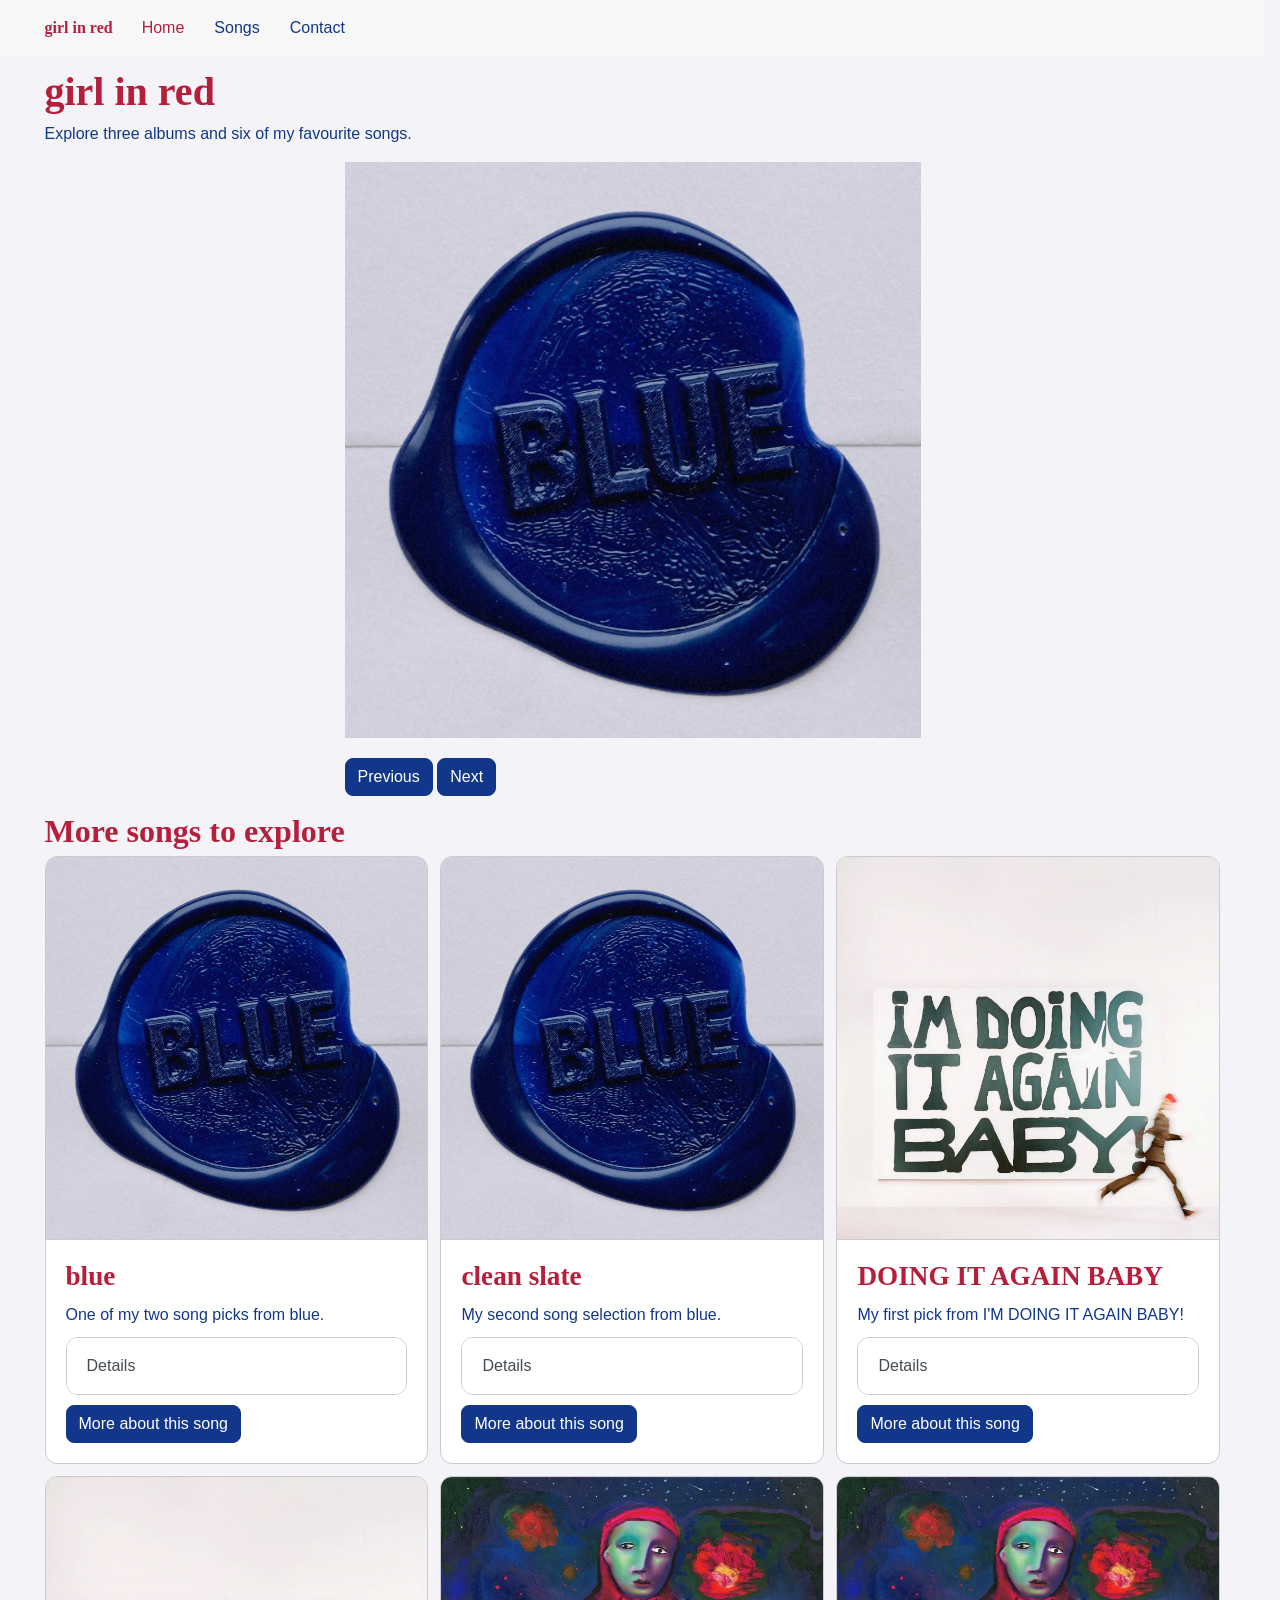
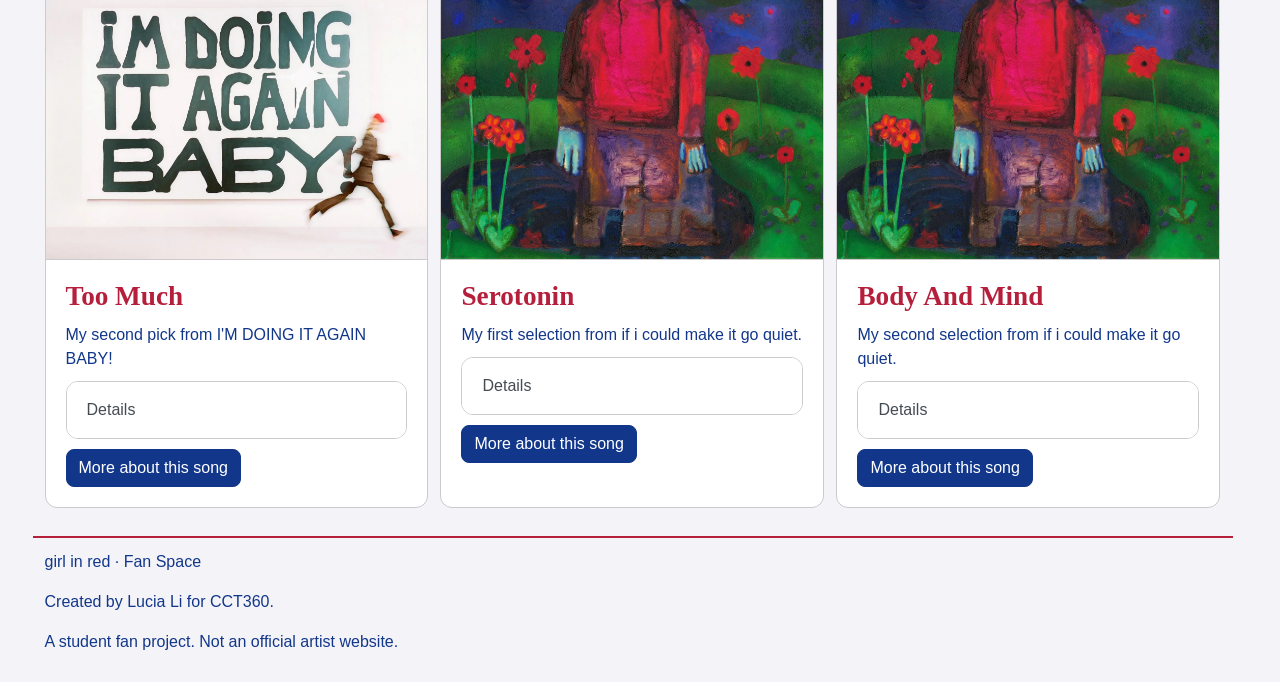
<file: index.html>
<!DOCTYPE html>
<html lang="en">
<head>
    <meta charset="UTF-8">
    <meta name="viewport" content="width=device-width, initial-scale=1.0">
    <title>girl in red | Home</title>
    <link rel="stylesheet" href="css/bootstrap.min.css">
    <link rel="stylesheet" href="css/style.css">
</head>
<body>
    <nav class="navbar md:navbar-expand bg-1">
    <div class="container">
        <a class="navbar-brand" href="index.html">girl in red</a>

        <button class="btn-icon navbar-toggler" type="button"
            data-bs-toggle="drawer" data-bs-target="#menu"
            aria-controls="menu" aria-expanded="false"
            aria-label="Open menu">
            <span class="navbar-toggler-icon" aria-hidden="true"></span>
        </button>

        <dialog class="drawer drawer-end" id="menu"
            tabindex="-1" aria-labelledby="menu-title">
            <div class="drawer-header">
                <p class="drawer-title" id="menu-title">Menu</p>
                <button class="btn-close" type="button"
                    data-bs-dismiss="drawer" aria-label="Close menu"></button>
            </div>

            <div class="drawer-body">
                <ul class="nav navbar-nav">
                    <li class="nav-item">
                        <a class="nav-link active" href="index.html"
                            aria-current="page">Home</a>
                    </li>
                    <li class="nav-item">
                        <a class="nav-link" href="index.html#songs">Songs</a>
                    </li>
                    <li class="nav-item">
                        <a class="nav-link" href="contact.html">Contact</a>
                    </li>
                </ul>
            </div>
        </dialog>
    </div>
</nav>

    <main class="container py-4">
    <h1>girl in red</h1>
    <p>Explore three albums and six of my favourite songs.</p>

    <div class="row">
        <div class="col-12 md:col-6 mx-auto">
            <div class="carousel slide" id="album-carousel">
                <div class="carousel-inner">
                    <div class="carousel-item active">
                        <img src="images/BLUE.jpg" class="d-block w-100"
                            alt="Blue wax seal on the blue album cover">
                    </div>

                    <div class="carousel-item">
                        <img src="images/I'M DOING IT AGAIN BABY!.jpg"
                            class="d-block w-100"
                            alt="I'M DOING IT AGAIN BABY! album cover with large lettering">
                    </div>

                    <div class="carousel-item">
                        <img src="images/if i could make it go quiet.jpg"
                            class="d-block w-100"
                            alt="Painted figure in red on the if i could make it go quiet album cover">
                    </div>
                </div>

                <div class="mt-3">
                    <button class="btn-solid theme-primary" type="button"
                        data-bs-target="#album-carousel" data-bs-slide="prev">
                        Previous
                    </button>

                    <button class="btn-solid theme-primary" type="button"
                        data-bs-target="#album-carousel" data-bs-slide="next">
                        Next
                    </button>
                </div>
            </div>
        </div>
    </div>

    <section class="mt-5" id="songs">
    <h2>More songs to explore</h2>

    <div class="row g-4">
        <div class="col-12 md:col-6 lg:col-4">
            <article class="card h-100">
                <img src="images/BLUE.jpg" class="card-img-top"
                    alt="Blue wax seal on the blue album cover">

                <div class="card-body">
                    <h3 class="card-title">blue</h3>
                    <p class="card-text">One of my two song picks from blue.</p>

                    <div class="accordion">
                        <details class="accordion-item">
                            <summary class="accordion-header">Details</summary>
                            <div class="accordion-body">
                                <p>This selection pairs blue with clean slate, highlighting two songs from the same release.</p>
                            </div>
                        </details>
                    </div>

                    <button class="btn-solid theme-primary" type="button"
                        data-bs-toggle="dialog" data-bs-target="#blue-dialog">
                        More about this song
                    </button>

                    <dialog class="dialog" id="blue-dialog"
                        aria-labelledby="blue-title">
                        <div class="dialog-header">
                            <h4 class="dialog-title" id="blue-title">blue</h4>
                            <button class="btn-close" type="button"
                                data-bs-dismiss="dialog" aria-label="Close"></button>
                        </div>
                        <div class="dialog-body">
                            <p>Listen to blue, then try clean slate. Which would you add to your playlist?</p>
                        </div>
                        <div class="dialog-footer">
                            <button class="btn-solid theme-primary" type="button"
                                data-bs-dismiss="dialog">Close</button>
                        </div>
                    </dialog>
                </div>
            </article>
        </div>

        <div class="col-12 md:col-6 lg:col-4">
            <article class="card h-100">
                <img src="images/BLUE.jpg" class="card-img-top"
                    alt="Blue wax seal on the blue album cover">

                <div class="card-body">
                    <h3 class="card-title">clean slate</h3>
                    <p class="card-text">My second song selection from blue.</p>

                    <div class="accordion">
                        <details class="accordion-item">
                            <summary class="accordion-header">Details</summary>
                            <div class="accordion-body">
                                <p>Listen to clean slate after blue and compare the atmosphere of the two tracks.</p>
                            </div>
                        </details>
                    </div>

                    <button class="btn-solid theme-primary" type="button"
                        data-bs-toggle="dialog" data-bs-target="#clean-slate-dialog">
                        More about this song
                    </button>

                    <dialog class="dialog" id="clean-slate-dialog"
                        aria-labelledby="clean-slate-title">
                        <div class="dialog-header">
                            <h4 class="dialog-title" id="clean-slate-title">clean slate</h4>
                            <button class="btn-close" type="button"
                                data-bs-dismiss="dialog" aria-label="Close"></button>
                        </div>
                        <div class="dialog-body">
                            <p>What stands out to you in clean slate: the vocals, the instruments, or the lyrics?</p>
                        </div>
                        <div class="dialog-footer">
                            <button class="btn-solid theme-primary" type="button"
                                data-bs-dismiss="dialog">Close</button>
                        </div>
                    </dialog>
                </div>
            </article>
        </div>

        <div class="col-12 md:col-6 lg:col-4">
            <article class="card h-100">
                <img src="images/I'M DOING IT AGAIN BABY!.jpg"
                    class="card-img-top"
                    alt="I'M DOING IT AGAIN BABY! album cover with large green lettering">

                <div class="card-body">
                    <h3 class="card-title">DOING IT AGAIN BABY</h3>
                    <p class="card-text">My first pick from I'M DOING IT AGAIN BABY!</p>

                    <div class="accordion">
                        <details class="accordion-item">
                            <summary class="accordion-header">Details</summary>
                            <div class="accordion-body">
                                <p>Start with DOING IT AGAIN BABY, then listen to Too Much to explore another track from this album.</p>
                            </div>
                        </details>
                    </div>

                    <button class="btn-solid theme-primary" type="button"
                        data-bs-toggle="dialog" data-bs-target="#doing-it-again-dialog">
                        More about this song
                    </button>

                    <dialog class="dialog" id="doing-it-again-dialog"
                        aria-labelledby="doing-it-again-title">
                        <div class="dialog-header">
                            <h4 class="dialog-title" id="doing-it-again-title">DOING IT AGAIN BABY</h4>
                            <button class="btn-close" type="button"
                                data-bs-dismiss="dialog" aria-label="Close"></button>
                        </div>
                        <div class="dialog-body">
                            <p>Listen to DOING IT AGAIN BABY and choose one word to describe your first impression.</p>
                        </div>
                        <div class="dialog-footer">
                            <button class="btn-solid theme-primary" type="button"
                                data-bs-dismiss="dialog">Close</button>
                        </div>
                    </dialog>
                </div>
            </article>
        </div>

        <div class="col-12 md:col-6 lg:col-4">
            <article class="card h-100">
                <img src="images/I'M DOING IT AGAIN BABY!.jpg"
                    class="card-img-top"
                    alt="I'M DOING IT AGAIN BABY! album cover with a figure walking past large lettering">

                <div class="card-body">
                    <h3 class="card-title">Too Much</h3>
                    <p class="card-text">My second pick from I'M DOING IT AGAIN BABY!</p>

                    <div class="accordion">
                        <details class="accordion-item">
                            <summary class="accordion-header">Details</summary>
                            <div class="accordion-body">
                                <p>Pair Too Much with DOING IT AGAIN BABY and compare your impressions of the two songs.</p>
                            </div>
                        </details>
                    </div>

                    <button class="btn-solid theme-primary" type="button"
                        data-bs-toggle="dialog" data-bs-target="#too-much-dialog">
                        More about this song
                    </button>

                    <dialog class="dialog" id="too-much-dialog"
                        aria-labelledby="too-much-title">
                        <div class="dialog-header">
                            <h4 class="dialog-title" id="too-much-title">Too Much</h4>
                            <button class="btn-close" type="button"
                                data-bs-dismiss="dialog" aria-label="Close"></button>
                        </div>
                        <div class="dialog-body">
                            <p>Would you put Too Much before or after DOING IT AGAIN BABY in your own playlist?</p>
                        </div>
                        <div class="dialog-footer">
                            <button class="btn-solid theme-primary" type="button"
                                data-bs-dismiss="dialog">Close</button>
                        </div>
                    </dialog>
                </div>
            </article>
        </div>

        <div class="col-12 md:col-6 lg:col-4">
            <article class="card h-100">
                <img src="images/if i could make it go quiet.jpg"
                    class="card-img-top"
                    alt="Painted figure in red surrounded by flowers on the if i could make it go quiet cover">

                <div class="card-body">
                    <h3 class="card-title">Serotonin</h3>
                    <p class="card-text">My first selection from if i could make it go quiet.</p>

                    <div class="accordion">
                        <details class="accordion-item">
                            <summary class="accordion-header">Details</summary>
                            <div class="accordion-body">
                                <p>Serotonin and Body And Mind are my two picks from this album. Listen to both to explore more of the release.</p>
                            </div>
                        </details>
                    </div>

                    <button class="btn-solid theme-primary" type="button"
                        data-bs-toggle="dialog" data-bs-target="#serotonin-dialog">
                        More about this song
                    </button>

                    <dialog class="dialog" id="serotonin-dialog"
                        aria-labelledby="serotonin-title">
                        <div class="dialog-header">
                            <h4 class="dialog-title" id="serotonin-title">Serotonin</h4>
                            <button class="btn-close" type="button"
                                data-bs-dismiss="dialog" aria-label="Close"></button>
                        </div>
                        <div class="dialog-body">
                            <p>After listening to Serotonin, try Body And Mind. Which track leaves a stronger impression on you?</p>
                        </div>
                        <div class="dialog-footer">
                            <button class="btn-solid theme-primary" type="button"
                                data-bs-dismiss="dialog">Close</button>
                        </div>
                    </dialog>
                </div>
            </article>
        </div>

        <div class="col-12 md:col-6 lg:col-4">
            <article class="card h-100">
                <img src="images/if i could make it go quiet.jpg"
                    class="card-img-top"
                    alt="Colourful painted landscape and red-clothed figure on the if i could make it go quiet cover">

                <div class="card-body">
                    <h3 class="card-title">Body And Mind</h3>
                    <p class="card-text">My second selection from if i could make it go quiet.</p>

                    <div class="accordion">
                        <details class="accordion-item">
                            <summary class="accordion-header">Details</summary>
                            <div class="accordion-body">
                                <p>Body And Mind completes this six-song selection. Revisit the other five tracks and decide your own listening order.</p>
                            </div>
                        </details>
                    </div>

                    <button class="btn-solid theme-primary" type="button"
                        data-bs-toggle="dialog" data-bs-target="#body-and-mind-dialog">
                        More about this song
                    </button>

                    <dialog class="dialog" id="body-and-mind-dialog"
                        aria-labelledby="body-and-mind-title">
                        <div class="dialog-header">
                            <h4 class="dialog-title" id="body-and-mind-title">Body And Mind</h4>
                            <button class="btn-close" type="button"
                                data-bs-dismiss="dialog" aria-label="Close"></button>
                        </div>
                        <div class="dialog-body">
                            <p>Would Body And Mind be your closing track? Share your favourite song through the contact page.</p>
                        </div>
                        <div class="dialog-footer">
                            <button class="btn-solid theme-primary" type="button"
                                data-bs-dismiss="dialog">Close</button>
                        </div>
                    </dialog>
                </div>
            </article>
        </div>
    </div>
</section>
</main>

    <footer class="container py-4 mt-5">
    <p>girl in red · Fan Space</p>
    <p>Created by Lucia Li for CCT360.</p>
    <p>A student fan project. Not an official artist website.</p>
    </footer>

    <script type="module" src="js/bootstrap.bundle.min.js"></script>
</body>
</html>
</file>
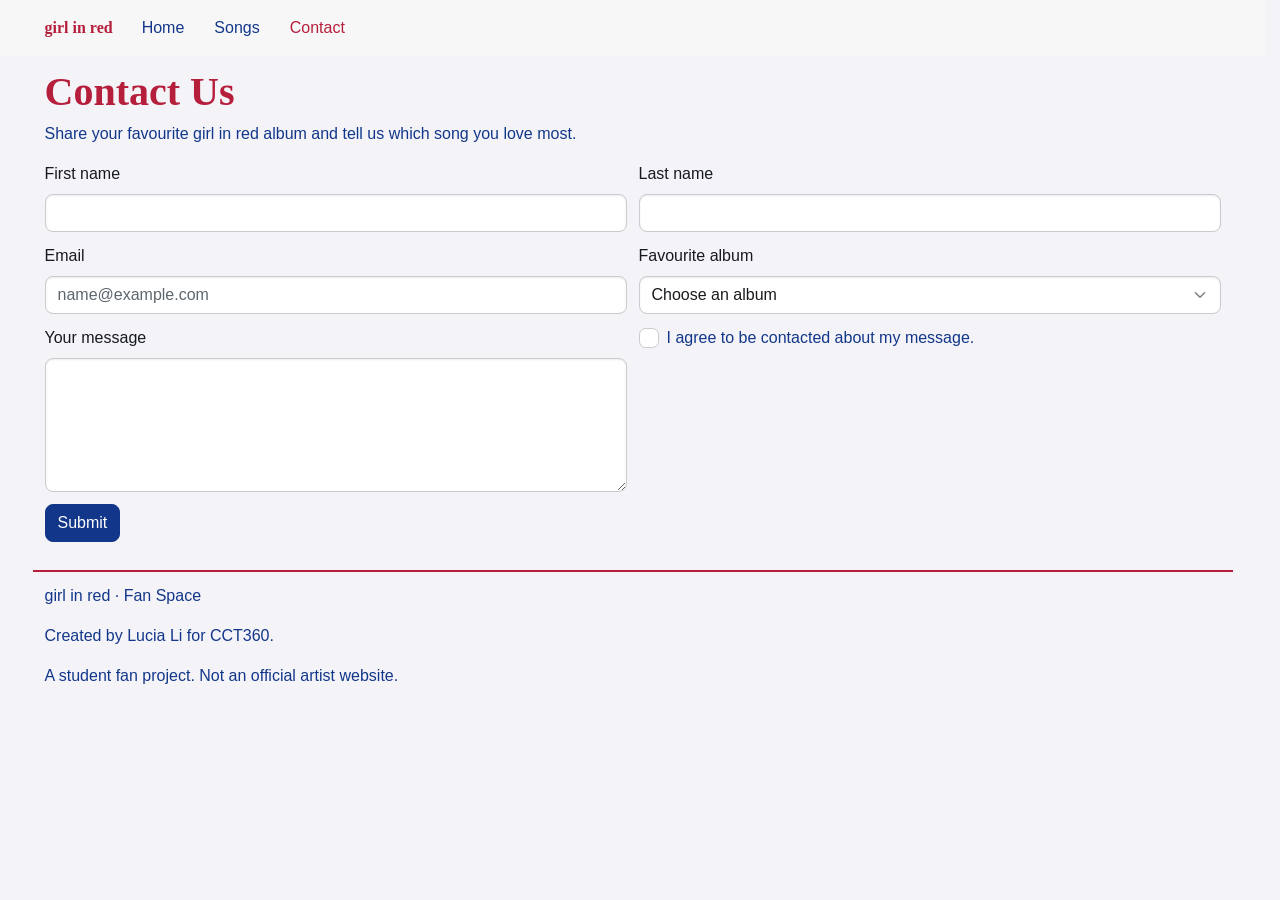
<file: contact.html>
<!DOCTYPE html>
<html lang="en">
<head>
    <meta charset="UTF-8">
    <meta name="viewport" content="width=device-width, initial-scale=1.0">
    <title>girl in red | Contact</title>
    <link rel="stylesheet" href="css/bootstrap.min.css">
    <link rel="stylesheet" href="css/style.css">
</head>
<body>
    <nav class="navbar md:navbar-expand bg-1">
    <div class="container">
        <a class="navbar-brand" href="index.html">girl in red</a>

        <button class="btn-icon navbar-toggler" type="button"
            data-bs-toggle="drawer" data-bs-target="#menu"
            aria-controls="menu" aria-expanded="false"
            aria-label="Open menu">
            <span class="navbar-toggler-icon" aria-hidden="true"></span>
        </button>

        <dialog class="drawer drawer-end" id="menu"
            tabindex="-1" aria-labelledby="menu-title">
            <div class="drawer-header">
                <p class="drawer-title" id="menu-title">Menu</p>
                <button class="btn-close" type="button"
                    data-bs-dismiss="drawer" aria-label="Close menu"></button>
            </div>

            <div class="drawer-body">
                <ul class="nav navbar-nav">
                    <li class="nav-item">
                        <a class="nav-link" href="index.html">Home</a>
                    </li>
                    <li class="nav-item">
                        <a class="nav-link" href="index.html#songs">Songs</a>
                    </li>
                    <li class="nav-item">
                        <a class="nav-link active" href="contact.html"
                            aria-current="page">Contact</a>
                    </li>
                </ul>
            </div>
        </dialog>
    </div>
</nav>

    <main class="container py-4">
    <h1>Contact Us</h1>
    <p>Share your favourite girl in red album and tell us which song you love most.</p>

    <form action="contact.html" method="get">
        <div class="row g-4">
            <div class="col-12 md:col-6">
                <div class="form-field">
                    <label class="form-label" for="first-name">First name</label>
                    <input class="form-control" type="text"
                        id="first-name" name="first-name" required>
                </div>
            </div>

            <div class="col-12 md:col-6">
                <div class="form-field">
                    <label class="form-label" for="last-name">Last name</label>
                    <input class="form-control" type="text"
                        id="last-name" name="last-name" required>
                </div>
            </div>

            <div class="col-12 md:col-6">
                <div class="form-field">
                    <label class="form-label" for="email">Email</label>
                    <input class="form-control" type="email"
                        id="email" name="email"
                        placeholder="name@example.com" required>
                </div>
            </div>

            <div class="col-12 md:col-6">
                <div class="form-field">
                    <label class="form-label" for="album">Favourite album</label>
                    <select class="form-control" id="album" name="album" required>
                        <option value="" selected disabled>Choose an album</option>
                        <option value="blue">blue</option>
                        <option value="doing-it-again">I'M DOING IT AGAIN BABY!</option>
                        <option value="if-i-could">if i could make it go quiet</option>
                    </select>
                </div>
            </div>

            <div class="col-12 md:col-6">
                <div class="form-field">
                    <label class="form-label" for="message">Your message</label>
                    <textarea class="form-control" id="message"
                        name="message" rows="5" required></textarea>
                </div>
            </div>

            <div class="col-12 md:col-6">
                <div class="form-field">
                    <input class="check" type="checkbox"
                        id="consent" name="consent" value="yes" required>
                    <label for="consent">I agree to be contacted about my message.</label>
                </div>
            </div>

            <div class="col-12">
                <button class="btn-solid theme-primary" type="submit">
                    Submit
                </button>
            </div>
        </div>
    </form>
</main>

    <footer class="container py-4 mt-5">
    <p>girl in red · Fan Space</p>
    <p>Created by Lucia Li for CCT360.</p>
    <p>A student fan project. Not an official artist website.</p>
    </footer>

    <script type="module" src="js/bootstrap.bundle.min.js"></script>
</body>
</html>
</file>
<file: css/style.css>
:root {
    color-scheme: light;
    --site-blue: #12378a;
    --site-red: #b51f3c;
    --bs-primary-base: var(--site-blue);
    --bs-primary-bg: var(--site-blue);
    --bs-primary-fg: var(--site-blue);
    --bs-primary-fg-emphasis: var(--site-blue);
    --bs-primary-bg-subtle: #edf1fb;
    --bs-primary-bg-muted: #dce4f7;
    --bs-primary-border: #849acb;
    --bs-primary-focus-ring: rgba(18, 55, 138, 0.4);
    --bs-primary-contrast: white;
}
body { background-color: #f4f3f7; color: var(--site-blue); font-family: Arial, sans-serif; }
.navbar-brand, h1, h2, .card-title, .dialog-title { color: var(--site-red); font-family: Georgia, serif; font-weight: bold; }
.nav-link { color: var(--site-blue); }
.nav-link.active, .nav-link:hover, .navbar-brand:hover { color: var(--site-red); }
.card, .dialog, .drawer { background-color: white; color: var(--site-blue); }
footer { border-top: 2px solid var(--site-red); }
.btn-solid.theme-primary {
    color: white;
    background: var(--site-blue);
    border-color: var(--site-blue);
}
.btn-solid.theme-primary:hover, .btn-solid.theme-primary:active {
    background: var(--site-red);
    border-color: var(--site-red);
}
</file>
